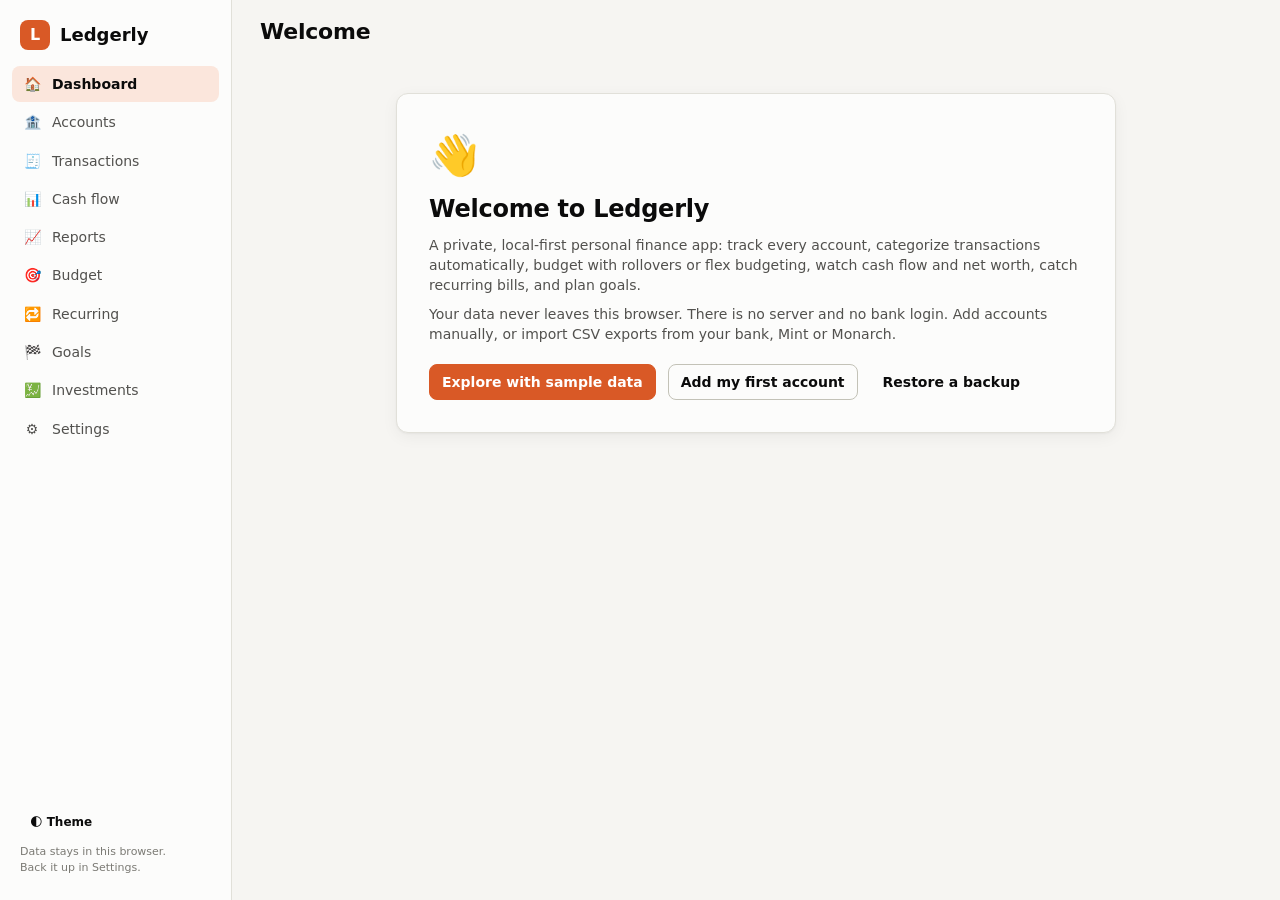
<file: finance/index.html>
<!doctype html>
<html lang="en">
<head>
  <meta charset="utf-8">
  <meta name="viewport" content="width=device-width, initial-scale=1">
  <title>Ledgerly — Personal Finance</title>
  <meta name="description" content="Private, local-first personal finance: accounts, transactions, budgets, cash flow, net worth, recurring bills, goals and investments.">
  <meta name="theme-color" content="#fcfcfb">
  <link rel="icon" href="data:image/svg+xml,<svg xmlns='http://www.w3.org/2000/svg' viewBox='0 0 32 32'><rect width='32' height='32' rx='8' fill='%23eb6834'/><path d='M9 22V10h3v9h7v3z' fill='white'/></svg>">
  <link rel="stylesheet" href="css/app.css">
</head>
<body>
  <div class="app">
    <aside class="sidebar" id="sidebar">
      <a class="brand" href="#/dashboard"><span class="brand-mark" aria-hidden="true">L</span><span>Ledgerly</span></a>
      <nav id="nav" aria-label="Main">
        <a href="#/dashboard" data-route="dashboard"><span aria-hidden="true">🏠</span>Dashboard</a>
        <a href="#/accounts" data-route="accounts"><span aria-hidden="true">🏦</span>Accounts</a>
        <a href="#/transactions" data-route="transactions"><span aria-hidden="true">🧾</span>Transactions</a>
        <a href="#/cashflow" data-route="cashflow"><span aria-hidden="true">📊</span>Cash flow</a>
        <a href="#/reports" data-route="reports"><span aria-hidden="true">📈</span>Reports</a>
        <a href="#/budget" data-route="budget"><span aria-hidden="true">🎯</span>Budget</a>
        <a href="#/recurring" data-route="recurring"><span aria-hidden="true">🔁</span>Recurring</a>
        <a href="#/goals" data-route="goals"><span aria-hidden="true">🏁</span>Goals</a>
        <a href="#/investments" data-route="investments"><span aria-hidden="true">💹</span>Investments</a>
        <a href="#/settings" data-route="settings"><span aria-hidden="true">⚙️</span>Settings</a>
      </nav>
      <div class="sidebar-foot">
        <button class="btn ghost small" id="theme-toggle" type="button" aria-label="Toggle dark mode">🌓 Theme</button>
        <p class="muted tiny">Data stays in this browser.<br>Back it up in Settings.</p>
      </div>
    </aside>
    <div class="main-wrap">
      <header class="topbar">
        <button class="icon-btn menu-btn" id="menu-btn" aria-label="Open menu" aria-controls="sidebar">☰</button>
        <h1 id="page-title">Dashboard</h1>
        <div class="topbar-actions" id="page-actions"></div>
      </header>
      <main id="view" tabindex="-1"></main>
    </div>
  </div>
  <div id="toasts" aria-live="polite"></div>
  <noscript>Ledgerly needs JavaScript enabled.</noscript>
  <script type="module" src="js/app.js"></script>
</body>
</html>
</file>
<file: finance/css/app.css>
/* Ledgerly — design tokens, light + dark */
:root {
  color-scheme: light;
  --page: #f6f5f2;
  --surface: #fcfcfb;
  --surface-2: #f1f0ec;
  --surface-3: #e8e7e2;
  --ink: #0b0b0b;
  --ink-2: #52514e;
  --muted: #7b7a74;
  --line: #e1e0d9;
  --line-strong: #c3c2b7;
  --ring: rgba(11, 11, 11, 0.10);
  --accent: #d95926;
  --accent-ink: #ffffff;
  --accent-soft: #fbe6dc;
  --pos: #006300;
  --neg: #b42f2f;
  --good: #0ca30c;
  --warning: #fab219;
  --serious: #ec835a;
  --critical: #d03b3b;
  --track: #e8e7e2;
  --series-1: #2a78d6; --series-2: #eb6834; --series-3: #1baf7a; --series-4: #eda100;
  --series-5: #e87ba4; --series-6: #008300; --series-7: #4a3aa7; --series-8: #e34948;
  --shadow: 0 1px 2px rgba(0,0,0,.04), 0 4px 16px rgba(0,0,0,.05);
  --radius: 12px;
  --font: system-ui, -apple-system, "Segoe UI", Roboto, sans-serif;
}
@media (prefers-color-scheme: dark) {
  :root:not([data-theme="light"]) {
    color-scheme: dark;
    --page: #0d0d0d; --surface: #1a1a19; --surface-2: #232321; --surface-3: #2c2c2a;
    --ink: #ffffff; --ink-2: #c3c2b7; --muted: #95948d; --line: #2c2c2a; --line-strong: #383835;
    --ring: rgba(255,255,255,0.10); --accent: #eb6834; --accent-soft: #3a2218;
    --pos: #3fbf3f; --neg: #ef7b7b; --track: #2c2c2a;
    --series-1: #3987e5; --series-2: #d95926; --series-3: #199e70; --series-4: #c98500;
    --series-5: #d55181; --series-6: #008300; --series-7: #9085e9; --series-8: #e66767;
    --shadow: 0 1px 2px rgba(0,0,0,.4);
  }
}
:root[data-theme="dark"] {
  color-scheme: dark;
  --page: #0d0d0d; --surface: #1a1a19; --surface-2: #232321; --surface-3: #2c2c2a;
  --ink: #ffffff; --ink-2: #c3c2b7; --muted: #95948d; --line: #2c2c2a; --line-strong: #383835;
  --ring: rgba(255,255,255,0.10); --accent: #eb6834; --accent-soft: #3a2218;
  --pos: #3fbf3f; --neg: #ef7b7b; --track: #2c2c2a;
  --series-1: #3987e5; --series-2: #d95926; --series-3: #199e70; --series-4: #c98500;
  --series-5: #d55181; --series-6: #008300; --series-7: #9085e9; --series-8: #e66767;
  --shadow: 0 1px 2px rgba(0,0,0,.4);
}

* { box-sizing: border-box; }
html, body { margin: 0; }
body { background: var(--page); color: var(--ink); font: 14px/1.45 var(--font); -webkit-font-smoothing: antialiased; }
a { color: inherit; }
button, input, select, textarea { font: inherit; color: inherit; }
h1, h2, h3, h4 { margin: 0; font-weight: 600; letter-spacing: -0.01em; }
h2 { font-size: 16px; }
h3 { font-size: 14px; }
p { margin: 0 0 8px; }
.muted { color: var(--muted); }
.ink2 { color: var(--ink-2); }
.tiny { font-size: 11px; }
.small { font-size: 12px; }
.num, table.data td.amt, .tabular { font-variant-numeric: tabular-nums; }
.pos { color: var(--pos); }
.neg { color: var(--neg); }
.nowrap { white-space: nowrap; }
.right { text-align: right; }
.hidden { display: none !important; }
.sr-only { position: absolute; width: 1px; height: 1px; overflow: hidden; clip: rect(0 0 0 0); }

/* ---------- layout ---------- */
.app { display: flex; min-height: 100vh; }
.sidebar {
  width: 232px; flex: none; background: var(--surface); border-right: 1px solid var(--line);
  display: flex; flex-direction: column; padding: 16px 12px; position: sticky; top: 0; height: 100vh; overflow-y: auto; z-index: 30;
}
.brand { display: flex; align-items: center; gap: 10px; text-decoration: none; font-weight: 700; font-size: 18px; padding: 4px 8px 16px; }
.brand-mark { width: 30px; height: 30px; border-radius: 8px; background: var(--accent); color: #fff; display: grid; place-items: center; font-size: 16px; }
#nav { display: flex; flex-direction: column; gap: 2px; }
#nav a { display: flex; gap: 10px; align-items: center; padding: 8px 10px; border-radius: 8px; text-decoration: none; color: var(--ink-2); font-weight: 500; }
#nav a span { width: 20px; text-align: center; }
#nav a:hover { background: var(--surface-2); color: var(--ink); }
#nav a.active { background: var(--accent-soft); color: var(--ink); font-weight: 600; }
.sidebar-foot { margin-top: auto; padding: 12px 8px 0; display: flex; flex-direction: column; gap: 8px; }
.main-wrap { flex: 1; min-width: 0; display: flex; flex-direction: column; }
.topbar { display: flex; align-items: center; gap: 12px; padding: 16px 28px; position: sticky; top: 0; background: var(--page); z-index: 20; border-bottom: 1px solid transparent; }
.topbar h1 { font-size: 22px; flex: 1; min-width: 0; overflow: hidden; text-overflow: ellipsis; white-space: nowrap; }
.topbar-actions { display: flex; gap: 8px; flex-wrap: wrap; justify-content: flex-end; }
.icon-btn.menu-btn { display: none; }
main { padding: 4px 28px 48px; outline: none; max-width: 1400px; width: 100%; }

.grid { display: grid; gap: 16px; }
.grid.cols-2 { grid-template-columns: repeat(2, minmax(0, 1fr)); }
.grid.cols-3 { grid-template-columns: repeat(3, minmax(0, 1fr)); }
.grid.cols-4 { grid-template-columns: repeat(4, minmax(0, 1fr)); }
.grid.side { grid-template-columns: minmax(0, 2fr) minmax(0, 1fr); }
.span-2 { grid-column: span 2; }
.stack { display: flex; flex-direction: column; gap: 16px; }
.row { display: flex; align-items: center; gap: 8px; }
.row.wrap { flex-wrap: wrap; }
.row.between { justify-content: space-between; }
.grow { flex: 1; min-width: 0; }

.card { background: var(--surface); border: 1px solid var(--line); border-radius: var(--radius); box-shadow: var(--shadow); min-width: 0; }
.card-head { display: flex; align-items: center; justify-content: space-between; gap: 8px; padding: 16px 18px 8px; flex-wrap: wrap; }
.card-head .sub { color: var(--muted); font-size: 12px; }
.card-body { padding: 8px 18px 16px; }
.card-body.flush { padding: 0 0 8px; }
.card a.more { font-size: 12px; color: var(--accent); text-decoration: none; font-weight: 600; }

.stat .label { color: var(--ink-2); font-size: 12px; font-weight: 500; }
.stat .value { font-size: 24px; font-weight: 650; margin-top: 2px; }
.stat .delta { font-size: 12px; margin-top: 2px; }
.hero .value { font-size: 40px; }
.stat-row { display: flex; gap: 28px; flex-wrap: wrap; }

/* ---------- controls ---------- */
.btn { display: inline-flex; align-items: center; gap: 6px; border: 1px solid var(--line-strong); background: var(--surface); padding: 7px 12px; border-radius: 8px; cursor: pointer; font-weight: 550; white-space: nowrap; text-decoration: none; }
.btn:hover { background: var(--surface-2); }
.btn.primary { background: var(--accent); border-color: var(--accent); color: var(--accent-ink); }
.btn.primary:hover { filter: brightness(1.06); }
.btn.danger { background: var(--critical); border-color: var(--critical); color: #fff; }
.btn.ghost { border-color: transparent; background: transparent; }
.btn.ghost:hover { background: var(--surface-2); }
.btn.small { padding: 4px 9px; font-size: 12px; }
.btn:disabled { opacity: .5; cursor: not-allowed; }
.icon-btn { border: none; background: transparent; cursor: pointer; width: 32px; height: 32px; border-radius: 8px; font-size: 16px; display: inline-grid; place-items: center; color: var(--ink-2); }
.icon-btn:hover { background: var(--surface-2); color: var(--ink); }
button.link { border: none; background: none; color: var(--accent); cursor: pointer; font-weight: 600; padding: 0; }
:focus-visible { outline: 2px solid var(--accent); outline-offset: 2px; }

input[type=text], input[type=number], input[type=date], input[type=month], input[type=search], input[type=file], select, textarea {
  border: 1px solid var(--line-strong); background: var(--surface); border-radius: 8px; padding: 7px 10px; min-width: 0; width: 100%;
}
textarea { resize: vertical; min-height: 64px; }
select { padding-right: 28px; }
input:focus, select:focus, textarea:focus { outline: none; border-color: var(--accent); box-shadow: 0 0 0 3px var(--accent-soft); }
label.field { display: flex; flex-direction: column; gap: 4px; font-size: 12px; font-weight: 550; color: var(--ink-2); }
label.check { display: inline-flex; align-items: center; gap: 8px; cursor: pointer; }
.form-grid { display: grid; grid-template-columns: repeat(2, minmax(0, 1fr)); gap: 12px; }
.form-grid .full { grid-column: 1 / -1; }
.inline-input { border: 1px solid transparent; background: transparent; border-radius: 6px; padding: 4px 6px; width: 110px; text-align: right; }
.inline-input:hover { border-color: var(--line-strong); }
.inline-input:focus { background: var(--surface); }

.tabs { display: inline-flex; background: var(--surface-2); border-radius: 9px; padding: 3px; gap: 2px; flex-wrap: wrap; }
.tabs button { border: none; background: transparent; padding: 5px 12px; border-radius: 7px; cursor: pointer; color: var(--ink-2); font-weight: 550; font-size: 13px; }
.tabs button.active { background: var(--surface); color: var(--ink); box-shadow: 0 1px 2px rgba(0,0,0,.08); }
.filters { display: flex; gap: 8px; flex-wrap: wrap; align-items: center; margin-bottom: 16px; }
.filters > * { width: auto; }
.filters input[type=search] { min-width: 220px; flex: 1; }
.month-nav { display: inline-flex; align-items: center; gap: 4px; }
.month-nav strong { min-width: 140px; text-align: center; }

.pill { display: inline-flex; align-items: center; gap: 4px; padding: 2px 8px; border-radius: 999px; font-size: 11px; font-weight: 600; background: var(--surface-2); color: var(--ink-2); white-space: nowrap; }
.pill .dot { width: 7px; height: 7px; border-radius: 50%; }
.pill.good { background: color-mix(in srgb, var(--good) 16%, transparent); color: var(--pos); }
.pill.warn { background: color-mix(in srgb, var(--warning) 22%, transparent); color: var(--ink); }
.pill.bad { background: color-mix(in srgb, var(--critical) 14%, transparent); color: var(--neg); }

/* ---------- tables & lists ---------- */
table.data { width: 100%; border-collapse: collapse; }
table.data th { text-align: left; font-size: 11px; text-transform: uppercase; letter-spacing: .04em; color: var(--muted); font-weight: 600; padding: 8px 12px; border-bottom: 1px solid var(--line); white-space: nowrap; }
table.data td { padding: 9px 12px; border-bottom: 1px solid var(--line); vertical-align: middle; }
table.data tr:last-child td { border-bottom: none; }
table.data tbody tr:hover { background: var(--surface-2); }
table.data td.amt, table.data th.amt { text-align: right; white-space: nowrap; }
table.data tr.clickable { cursor: pointer; }
table.data tr.group-row td { background: var(--surface-2); font-weight: 600; font-size: 12px; color: var(--ink-2); padding: 6px 12px; }
.table-scroll { overflow-x: auto; }

td.mcell { max-width: 1px; width: 100%; }
.txn-merchant { display: flex; align-items: center; gap: 10px; min-width: 0; }
.avatar { width: 30px; height: 30px; border-radius: 8px; background: var(--surface-3); display: grid; place-items: center; font-size: 13px; font-weight: 700; color: var(--ink-2); flex: none; }
.txn-merchant .name { font-weight: 550; overflow: hidden; text-overflow: ellipsis; white-space: nowrap; }
.txn-merchant .sub { color: var(--muted); font-size: 12px; overflow: hidden; text-overflow: ellipsis; white-space: nowrap; }
.cat-chip { display: inline-flex; gap: 6px; align-items: center; padding: 3px 8px; border-radius: 6px; background: var(--surface-2); font-size: 12px; white-space: nowrap; max-width: 220px; overflow: hidden; text-overflow: ellipsis; border: none; cursor: pointer; }
.cat-chip:hover { background: var(--surface-3); }
.cat-chip.uncat { background: color-mix(in srgb, var(--warning) 22%, transparent); }
.tag { display: inline-flex; align-items: center; gap: 4px; font-size: 11px; padding: 1px 7px; border-radius: 999px; border: 1px solid var(--line-strong); color: var(--ink-2); margin-right: 4px; white-space: nowrap; }
.tag i { width: 7px; height: 7px; border-radius: 50%; display: inline-block; }
.date-head td { background: var(--surface-2); color: var(--ink-2); font-size: 12px; font-weight: 600; padding: 6px 12px !important; }
.show-sm { display: none !important; }
.unreviewed-dot { width: 7px; height: 7px; border-radius: 50%; background: var(--accent); display: inline-block; }

.list { list-style: none; margin: 0; padding: 0; }
.list li { display: flex; align-items: center; gap: 12px; padding: 10px 18px; border-top: 1px solid var(--line); }
.list li:first-child { border-top: none; }
.list li.clickable { cursor: pointer; }
.list li.clickable:hover { background: var(--surface-2); }
.list .main { flex: 1; min-width: 0; }
.list .title { font-weight: 550; overflow: hidden; text-overflow: ellipsis; white-space: nowrap; }
.list .sub { color: var(--muted); font-size: 12px; }

.acct-group { margin-bottom: 16px; }
.acct-group-head { display: flex; justify-content: space-between; align-items: center; padding: 14px 18px; border-bottom: 1px solid var(--line); cursor: pointer; }
.acct-group-head h3 { font-size: 15px; }

/* ---------- progress / meters ---------- */
.progress { position: relative; height: 8px; background: var(--track); border-radius: 999px; overflow: visible; min-width: 60px; }
.progress-fill { height: 100%; background: var(--series-1); border-radius: 999px; transition: width .3s; }
.progress.over .progress-fill { background: var(--critical); }
.progress.good .progress-fill { background: var(--good); }
.progress.warn .progress-fill { background: var(--warning); }
.progress-pace { position: absolute; top: -3px; bottom: -3px; width: 2px; background: var(--ink-2); border-radius: 1px; }
.hbar { display: grid; grid-template-columns: minmax(120px, 1.2fr) 2fr auto; align-items: center; gap: 10px; padding: 7px 0; }
.hbar .track { height: 10px; background: transparent; border-radius: 0 4px 4px 0; }
.hbar .fill { height: 10px; border-radius: 0 4px 4px 0; min-width: 2px; }
.hbar .lbl { overflow: hidden; text-overflow: ellipsis; white-space: nowrap; }
.hbar.clickable { cursor: pointer; }
.hbar.clickable:hover .lbl { text-decoration: underline; }

/* ---------- charts ---------- */
.chart { width: 100%; position: relative; }
.chart svg { display: block; overflow: visible; }
.chart .gl { stroke: var(--line); stroke-width: 1; }
.chart .gl.base { stroke: var(--line-strong); }
.chart .axis { fill: var(--muted); font-size: 11px; font-variant-numeric: tabular-nums; }
.chart .line { fill: none; stroke-width: 2; stroke-linejoin: round; stroke-linecap: round; }
.chart .dot { stroke: var(--surface); stroke-width: 2; }
.chart .crosshair { stroke: var(--line-strong); stroke-width: 1; }
.chart .bar { transition: opacity .15s; }
.chart svg:hover .bar { opacity: .55; }
.chart svg .bar.hover { opacity: 1; }
.spark .line.thin { fill: none; stroke-width: 1.5; }
.empty-chart { display: grid; place-items: center; height: 160px; color: var(--muted); }
.donut-wrap { position: relative; flex: none; }
.donut-wrap .slice { cursor: pointer; transition: opacity .15s; }
.donut-wrap svg:hover .slice { opacity: .6; }
.donut-wrap svg .slice:hover { opacity: 1; }
.donut-center { position: absolute; inset: 0; display: flex; flex-direction: column; align-items: center; justify-content: center; pointer-events: none; text-align: center; }
.donut-value { font-size: 20px; font-weight: 650; }
.donut-sub { font-size: 12px; color: var(--muted); }
.legend { display: flex; flex-wrap: wrap; gap: 6px 16px; font-size: 12px; color: var(--ink-2); }
.legend span { display: inline-flex; align-items: center; gap: 6px; }
.legend i { width: 10px; height: 10px; border-radius: 3px; display: inline-block; }
.legend-list { list-style: none; margin: 0; padding: 0; flex: 1; min-width: 190px; }
.legend-list li { display: grid; grid-template-columns: 12px minmax(0, 1fr) auto auto; gap: 10px; align-items: center; padding: 5px 0; font-size: 13px; cursor: pointer; }
.legend-list li:hover .l { text-decoration: underline; }
.legend-list i { width: 10px; height: 10px; border-radius: 3px; }
.legend-list .l { overflow: hidden; text-overflow: ellipsis; white-space: nowrap; }
.donut-layout { display: flex; gap: 24px; align-items: center; flex-wrap: wrap; justify-content: center; }
.chart-tip { position: fixed; z-index: 100; display: none; pointer-events: none; background: var(--surface); color: var(--ink); border: 1px solid var(--ring); box-shadow: 0 6px 24px rgba(0,0,0,.16); border-radius: 10px; padding: 8px 10px; font-size: 12px; min-width: 140px; }
.tip-title { font-weight: 600; margin-bottom: 4px; }
.tip-row { display: grid; grid-template-columns: 10px 1fr auto; gap: 8px; align-items: center; }
.tip-key { width: 10px; height: 3px; border-radius: 2px; }
.tip-row b { font-variant-numeric: tabular-nums; }

/* ---------- budget ---------- */
.budget-table td.bar-cell { width: 26%; min-width: 120px; }
.budget-summary .progress { height: 10px; }
.flex-card { padding: 16px 18px; }
.flex-card .value { font-size: 20px; font-weight: 650; }

/* ---------- calendar ---------- */
.cal { display: grid; grid-template-columns: repeat(7, minmax(0, 1fr)); gap: 4px; }
.cal .dow { font-size: 11px; color: var(--muted); text-align: center; padding: 4px 0; font-weight: 600; }
.cal .day { min-height: 74px; border: 1px solid var(--line); border-radius: 8px; padding: 4px 6px; font-size: 11px; background: var(--surface); overflow: hidden; }
.cal .day.out { opacity: .35; }
.cal .day.today { border-color: var(--accent); box-shadow: inset 0 0 0 1px var(--accent); }
.cal .day .n { font-weight: 600; color: var(--ink-2); }
.cal .ev { display: block; white-space: nowrap; overflow: hidden; text-overflow: ellipsis; border-radius: 4px; padding: 1px 4px; margin-top: 2px; background: var(--surface-2); }
.cal .ev.paid { text-decoration: line-through; color: var(--muted); }
.cal .ev.income { background: color-mix(in srgb, var(--good) 16%, transparent); }

/* ---------- modal / drawer ---------- */
.modal-backdrop { position: fixed; inset: 0; background: rgba(0,0,0,.4); display: grid; place-items: center; z-index: 60; padding: 16px; animation: fade .12s; }
.modal { background: var(--surface); border-radius: 14px; width: min(560px, 100%); max-height: calc(100vh - 32px); display: flex; flex-direction: column; box-shadow: 0 20px 60px rgba(0,0,0,.3); }
.modal.wide { width: min(900px, 100%); }
.modal-head { display: flex; align-items: center; justify-content: space-between; padding: 16px 20px; border-bottom: 1px solid var(--line); }
.modal-head h2 { font-size: 17px; }
.modal-body { padding: 16px 20px; overflow-y: auto; }
.modal-foot { display: flex; justify-content: flex-end; gap: 8px; padding: 12px 20px; border-top: 1px solid var(--line); flex-wrap: wrap; }
.modal-foot .left { margin-right: auto; }
@keyframes fade { from { opacity: 0; } }

#toasts { width: max-content; max-width: calc(100vw - 32px); position: fixed; bottom: 20px; left: 50%; transform: translateX(-50%); display: flex; flex-direction: column; gap: 8px; z-index: 120; }
.toast { background: var(--ink); color: var(--surface); padding: 10px 16px; border-radius: 10px; box-shadow: 0 8px 24px rgba(0,0,0,.2); display: flex; gap: 16px; align-items: center; animation: fade .15s; }
.toast .link { color: var(--accent-soft); }

.empty { text-align: center; padding: 40px 16px; color: var(--ink-2); }
.empty-icon { font-size: 36px; margin-bottom: 8px; }
.empty h3 { font-size: 16px; margin-bottom: 4px; color: var(--ink); }
.empty .btn { margin-top: 12px; }
.banner { background: var(--accent-soft); border-radius: var(--radius); padding: 14px 18px; display: flex; gap: 12px; align-items: center; justify-content: space-between; flex-wrap: wrap; margin-bottom: 16px; }
.note { background: var(--surface-2); border-radius: 8px; padding: 10px 12px; font-size: 12px; color: var(--ink-2); }
.bulk-bar { position: sticky; bottom: 16px; margin-top: 12px; background: var(--ink); color: var(--surface); border-radius: 12px; padding: 10px 14px; display: flex; gap: 10px; align-items: center; flex-wrap: wrap; box-shadow: 0 8px 24px rgba(0,0,0,.25); z-index: 10; }
.bulk-bar select, .bulk-bar .btn { width: auto; }
.bulk-bar .btn { background: transparent; color: var(--surface); border-color: rgba(255,255,255,.3); }
.split-row { display: grid; grid-template-columns: 1fr 1.4fr 110px 32px; gap: 8px; align-items: center; margin-bottom: 8px; }
.map-grid { display: grid; grid-template-columns: repeat(3, minmax(0, 1fr)); gap: 10px; }
.preview-table { font-size: 12px; }
.preview-table td, .preview-table th { padding: 5px 8px !important; }
.goal-card { padding: 18px; display: flex; flex-direction: column; gap: 10px; }
.goal-card .icon { font-size: 28px; }
.kbd { font: 11px ui-monospace, monospace; border: 1px solid var(--line-strong); border-radius: 4px; padding: 0 4px; }

/* ---------- responsive ---------- */
@media (max-width: 1100px) {
  .grid.cols-4 { grid-template-columns: repeat(2, minmax(0, 1fr)); }
  .grid.side { grid-template-columns: minmax(0, 1fr); }
}
@media (max-width: 820px) {
  .sidebar { position: fixed; left: 0; top: 0; bottom: 0; transform: translateX(-100%); transition: transform .2s; box-shadow: 0 0 40px rgba(0,0,0,.2); }
  .sidebar.open { transform: none; }
  .icon-btn.menu-btn { display: inline-grid; }
  .topbar { padding: 12px 16px; flex-wrap: wrap; }
  .topbar h1 { font-size: 19px; }
  main { padding: 4px 16px 40px; }
  .grid.cols-2, .grid.cols-3 { grid-template-columns: minmax(0, 1fr); }
  .span-2 { grid-column: auto; }
  .form-grid, .map-grid { grid-template-columns: minmax(0, 1fr); }
  .hide-sm { display: none !important; }
  .show-sm { display: inline-flex !important; margin: 2px 6px 0 0; }
  .txn-merchant .sub { white-space: normal; }
  .hero .value { font-size: 32px; }
  .filters input[type=search] { min-width: 0; width: 100%; flex-basis: 100%; }
  .split-row { grid-template-columns: 1fr 1fr; }
  .cal .day { min-height: 54px; font-size: 10px; padding: 3px; }
  .hbar { grid-template-columns: minmax(90px, 1fr) 1.2fr auto; }
}
@media (max-width: 520px) {
  .grid.cols-4 { grid-template-columns: repeat(2, minmax(0, 1fr)); gap: 10px; }
  .grid.cols-4 .stat .value { font-size: 20px; }
  .stat-row { gap: 16px; }
  .cal .ev { display: none; }
  .cal .day.has::after { content: '•'; color: var(--accent); font-size: 16px; display: block; text-align: center; line-height: 1; }
}
</file>
